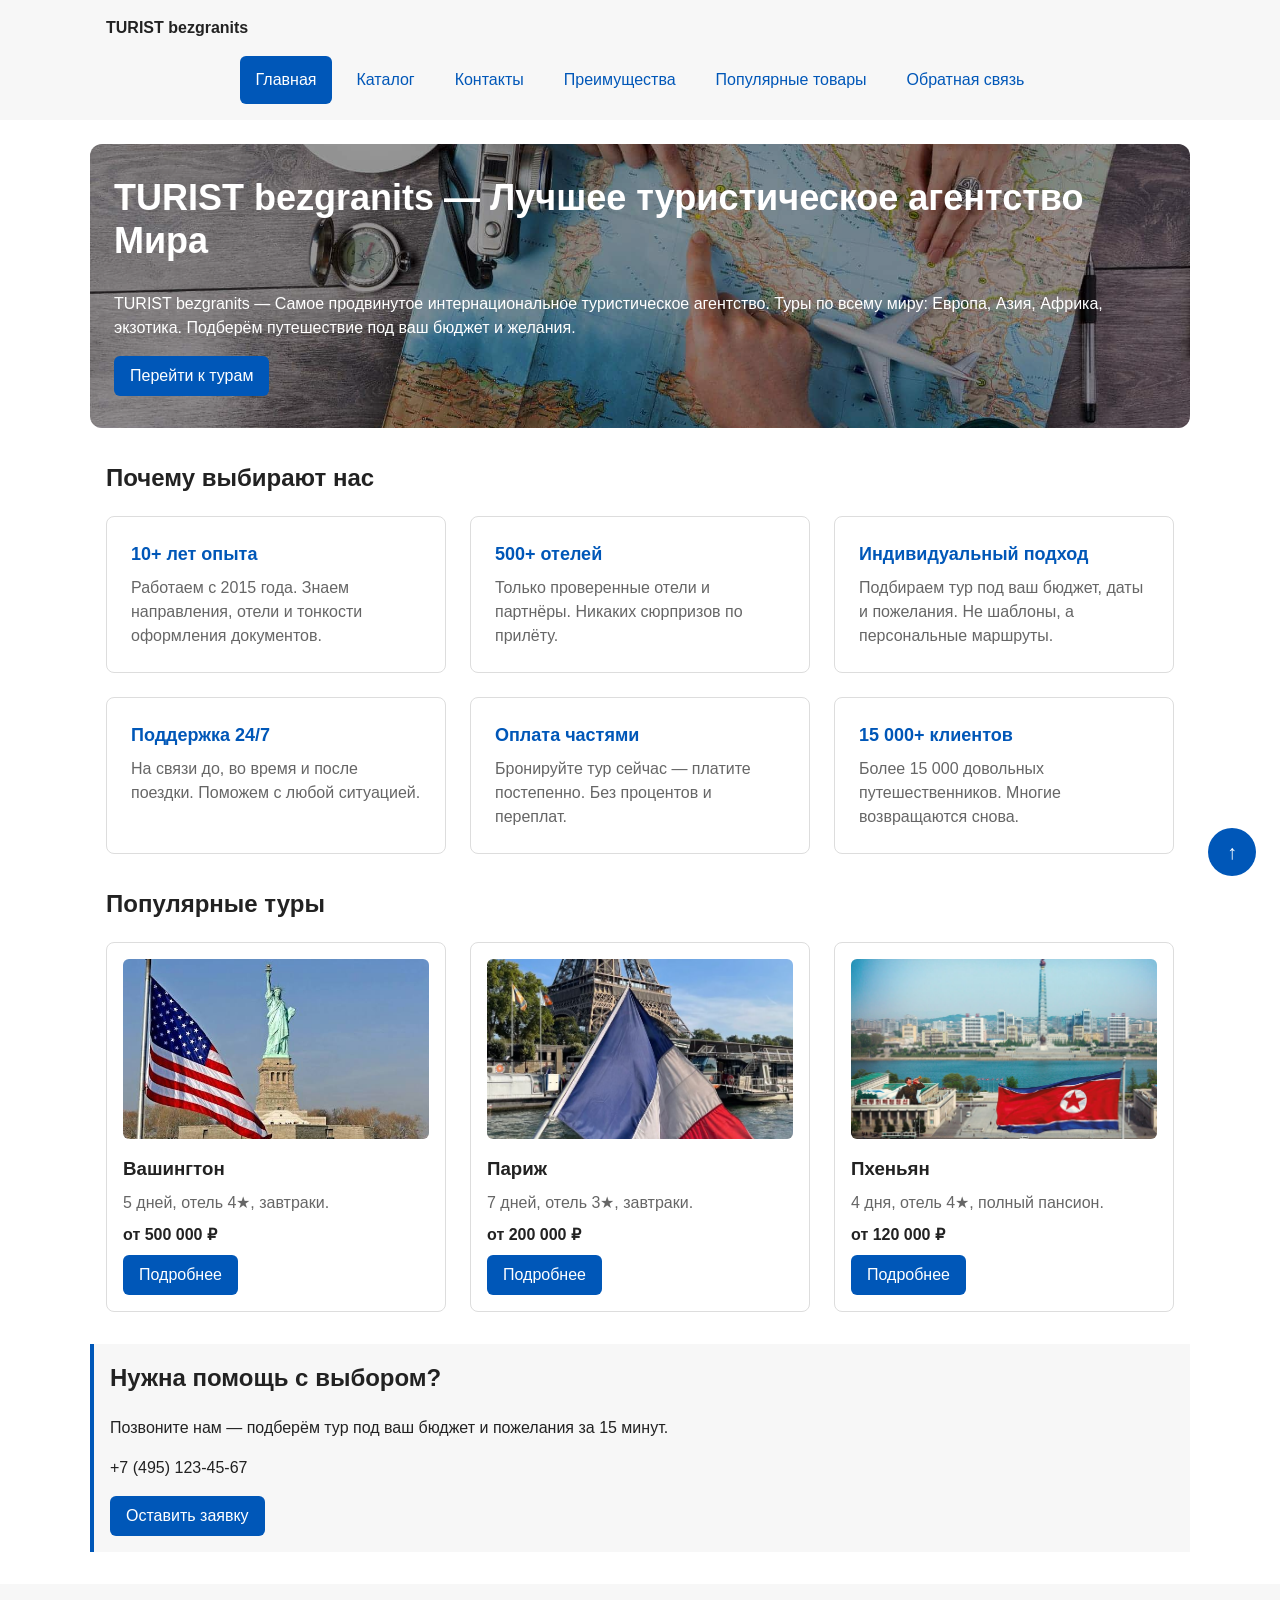
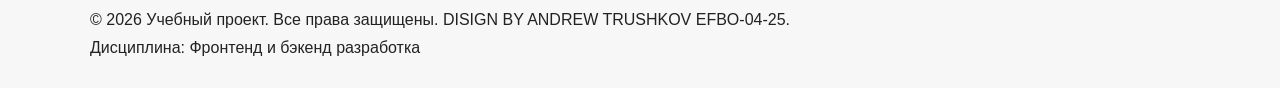
<file: index.html>
<!DOCTYPE html>
<html lang="ru">
<head>
    <meta charset="UTF-8">
    <meta name="viewport" content="width=device-width, initial-scale=1.0">
    <meta name="description" content="Учебный frontend-проект интернет-магазина.">
    <title>TURIST bezgranits — Лучшее туристическое агентство Мира</title>
    <link rel="stylesheet" href="css/style.css">
    <link rel="stylesheet" href="css/responsive.css">
    <script src="js/main.js" defer></script>
</head>
<body>
    <a class="skip-link" href="#main-content">
        Перейти к содержимому
    </a>

    <!-- ==================== ШАПКА ==================== -->
    <header class="site-header">
        <div class="site-header__inner">
            <a class="site-header__logo" href="index.html">TURIST bezgranits</a>

            <button
                class="button button--secondary menu-toggle"
                type="button"
                aria-controls="site-navigation"
                aria-expanded="true"
                hidden
            >
                Меню
            </button>

            <nav
                class="site-nav"
                id="site-navigation"
                aria-label="Основная навигация"
            >
                <ul class="site-nav__list">
                    <li class="site-nav__item">
                        <a
                            class="site-nav__link site-nav__link--active"
                            href="index.html"
                            aria-current="page"
                        >
                            Главная
                        </a>
                    </li>
                    <li class="site-nav__item">
                        <a class="site-nav__link" href="catalog.html">Каталог</a>
                    </li>
                    <li class="site-nav__item">
                        <a class="site-nav__link" href="contacts.html">Контакты</a>
                    </li>
                    <li class="site-nav__item">
                        <a class="site-nav__link" href="index.html#advantages">Преимущества</a>
                    </li>
                    <li class="site-nav__item">
                        <a class="site-nav__link" href="index.html#popular">Популярные товары</a>
                    </li>
                    <li class="site-nav__item">
                        <a class="site-nav__link" href="index.html#contacts">Обратная связь</a>
                    </li>
                </ul>
            </nav>
        </div>
    </header>

    <!-- ==================== ОСНОВНОЕ СОДЕРЖИМОЕ ==================== -->
    <main id="main-content" tabindex="-1">

        <!-- Hero-блок -->
        <section class="hero">
            <h1 class="hero__title">TURIST bezgranits — Лучшее туристическое агентство Мира</h1>
            <p class="hero__text">
                TURIST bezgranits — Самое продвинутое интернациональное туристическое агентство.
                Туры по всему миру: Европа, Азия, Африка, экзотика.
                Подберём путешествие под ваш бюджет и желания.
            </p>
            <a class="button button--primary" href="#popular">Перейти к турам</a>
        </section>

        <!-- Блок преимуществ -->
        <section class="section" id="advantages">
            <h2 class="section__title">Почему выбирают нас</h2>

            <div class="advantages-grid">

                <article class="advantage-card">
                    <h3 class="advantage-card__title">10+ лет опыта</h3>
                    <p class="advantage-card__text">
                        Работаем с 2015 года. Знаем направления, отели
                        и тонкости оформления документов.
                    </p>
                </article>

                <article class="advantage-card">
                    <h3 class="advantage-card__title">500+ отелей</h3>
                    <p class="advantage-card__text">
                        Только проверенные отели и партнёры.
                        Никаких сюрпризов по прилёту.
                    </p>
                </article>

                <article class="advantage-card">
                    <h3 class="advantage-card__title">Индивидуальный подход</h3>
                    <p class="advantage-card__text">
                        Подбираем тур под ваш бюджет, даты и пожелания.
                        Не шаблоны, а персональные маршруты.
                    </p>
                </article>

                <article class="advantage-card">
                    <h3 class="advantage-card__title">Поддержка 24/7</h3>
                    <p class="advantage-card__text">
                        На связи до, во время и после поездки.
                        Поможем с любой ситуацией.
                    </p>
                </article>

                <article class="advantage-card">
                    <h3 class="advantage-card__title">Оплата частями</h3>
                    <p class="advantage-card__text">
                        Бронируйте тур сейчас — платите постепенно.
                        Без процентов и переплат.
                    </p>
                </article>

                <article class="advantage-card">
                    <h3 class="advantage-card__title">15 000+ клиентов</h3>
                    <p class="advantage-card__text">
                        Более 15 000 довольных путешественников.
                        Многие возвращаются снова.
                    </p>
                </article>

            </div>
        </section>

        <!-- Блок популярных товаров -->
        <section class="section" id="popular">
            <h2 class="section__title">Популярные туры</h2>

            <div class="products-grid">


                <article class="product-card">
                    <img class="product-card__image" src="images/usa.jpg" alt="Тур в Вашингтон">
                    <h3 class="product-card__title">Вашингтон</h3>
                    <p class="product-card__description">5 дней, отель 4★, завтраки.</p>
                    <p class="product-card__price">от 500 000 ₽</p>
                    <button
                        class="button button--primary product-card__button"
                        type="button"
                        data-product="Вашингтон"
                    >
                        Подробнее
                    </button>
                </article>

                <article class="product-card">
                    <img class="product-card__image" src="images/paris.jpg" alt="Тур в Париж">
                    <h3 class="product-card__title">Париж</h3>
                    <p class="product-card__description">7 дней, отель 3★, завтраки.</p>
                    <p class="product-card__price">от 200 000 ₽</p>
                    <button class="button button--primary product-card__button" type="button" data-product="Париж">
                        Подробнее
                    </button>
                </article>

                <article class="product-card">
                    <img class="product-card__image" src="images/pyongyang.jpg" alt="Тур в Пхеньян">
                    <h3 class="product-card__title">Пхеньян</h3>
                    <p class="product-card__description">4 дня, отель 4★, полный пансион.</p>
                    <p class="product-card__price">от 120 000 ₽</p>
                    <button class="button button--primary product-card__button" type="button" data-product="Пхеньян">
                        Подробнее
                    </button>
                </article>

            </div>
        </section>

        <!-- Дополнительный блок -->
        <aside class="aside-info">
            <h2 class="aside-info__title">Нужна помощь с выбором?</h2>
            <p class="aside-info__text">
                Позвоните нам — подберём тур под ваш бюджет и пожелания
                за 15 минут.
            </p>
            <p class="aside-info__phone">+7 (495) 123-45-67</p>
            <a class="button button--primary" href="order.html">Оставить заявку</a>
        </aside>

    </main>

    <!-- ==================== ПОДВАЛ ==================== -->
    <footer class="site-footer" id="contacts">
        <p class="site-footer__text">&copy; 2026 Учебный проект. Все права защищены. DISIGN BY ANDREW TRUSHKOV EFBO-04-25.</p>
        <p class="site-footer__text">Дисциплина: Фронтенд и бэкенд разработка</p>
    </footer>

    <!-- ==================== МОДАЛЬНОЕ ОКНО ==================== -->

    <dialog class="order-dialog" id="order-dialog" aria-labelledby="order-dialog-title">

        <h2 class="order-dialog__title" id="order-dialog-title">Оформление заявки</h2>

        <form class="order-form" id="order-form" action="#" method="post" novalidate>

            <input id="selected-product" name="selected-product" type="hidden">

            <div class="order-form__field">
                <label class="order-form__label" for="order-name">Имя</label>
                <input
                    class="order-form__input"
                    id="order-name"
                    name="name"
                    type="text"
                    placeholder="Введите ваше имя"
                    minlength="2"
                    autocomplete="given-name"
                    required
                >
            </div>

            <div class="order-form__field">
                <label class="order-form__label" for="order-email">E-mail</label>
                <input
                    class="order-form__input"
                    id="order-email"
                    name="email"
                    type="email"
                    placeholder="example@mail.ru"
                    autocomplete="email"
                    required
                >
            </div>

            <div class="order-form__field">
                <label class="order-form__label" for="order-phone">Телефон</label>
                <input
                    class="order-form__input"
                    id="order-phone"
                    aria-describedby="order-phone-hint"
                    name="phone"
                    type="tel"
                    inputmode="tel"
                    placeholder="+7 (900) 000-00-00"
                    required
                >
                <small class="order-form__hint" id="order-phone-hint">Введите номер, формат подставится автоматически</small>
            </div>

            <div class="order-form__field">
                <label class="order-form__label" for="order-tour">Тур</label>
                <select class="order-form__select" id="order-tour" name="tour" required>
                    <option value="">Выберите тур</option>
                    <option value="Вашингтон">Вашингтон</option>
                    <option value="Париж">Париж</option>
                    <option value="Пхеньян">Пхеньян</option>
                    <option value="Стамбул">Стамбул</option>
                    <option value="Бали">Бали</option>
                    <option value="Египет">Египет</option>
                    <option value="Токио">Токио</option>
                    <option value="Марокко">Марокко</option>
                    <option value="Мальдивы">Мальдивы</option>
                </select>
            </div>

            <div class="order-form__field">
                <label class="order-form__label" for="order-date">Дата поездки</label>
                <input class="order-form__input" id="order-date" name="date" type="date" required>
            </div>

            <div class="order-form__field">
                <label class="order-form__label" for="order-people">Количество человек</label>
                <input
                    class="order-form__input"
                    id="order-people"
                    name="people"
                    type="number"
                    min="1"
                    max="20"
                    value="1"
                    required
                >
            </div>

            <div class="order-form__field">
                <label class="order-form__label" for="order-comment">Комментарий</label>
                <textarea
                    class="order-form__textarea"
                    id="order-comment"
                    name="comment"
                    rows="4"
                    placeholder="Укажите дополнительную информацию"
                ></textarea>
            </div>

            <div class="order-form__field order-form__field--checkbox">
                <label class="order-form__checkbox-label">
                    <input
                        class="order-form__checkbox"
                        id="order-agreement"
                        name="agreement"
                        type="checkbox"
                        required
                    >
                    Я согласен на обработку данных
                </label>
            </div>

            <div class="order-form__actions">
                <button class="button button--secondary" type="button" id="close-order-dialog">
                    Закрыть
                </button>
                <button class="button button--primary" type="submit">
                    Отправить заявку
                </button>
            </div>

        </form>
    </dialog>

    <p class="success-message" id="success-message" hidden>
        Спасибо! Ваша заявка отправлена. Мы свяжемся с вами в ближайшее время.
    </p>
    <a class="scroll-top" href="#" aria-label="Наверх">↑</a>
</body>
</html>
</file>
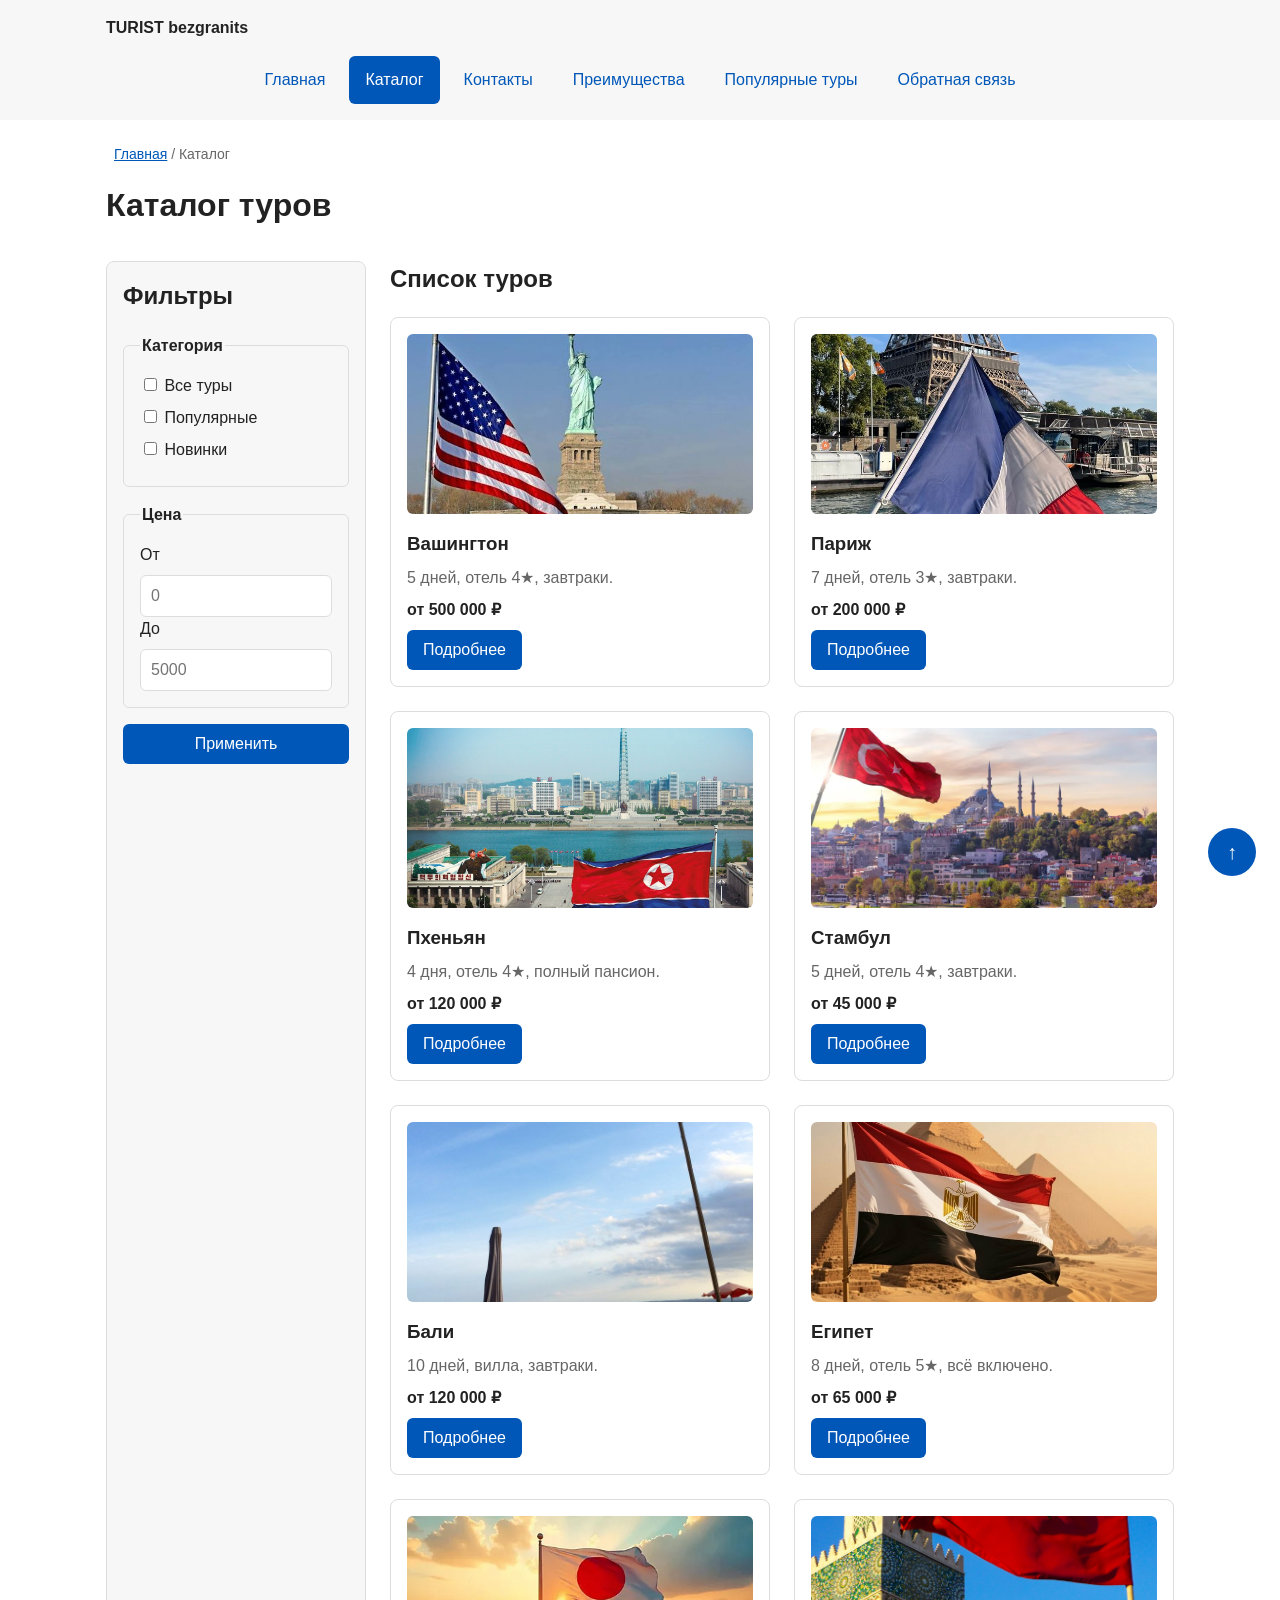
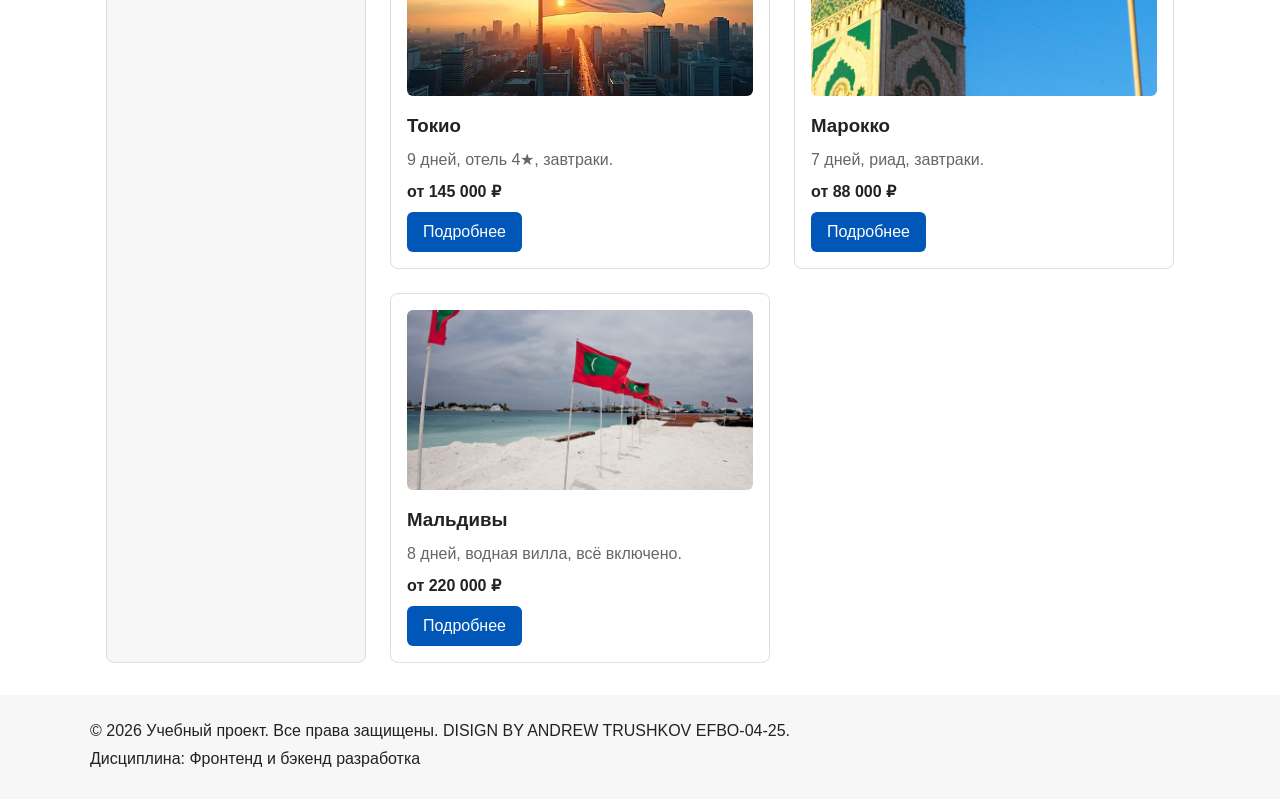
<file: catalog.html>
<!DOCTYPE html>
<html lang="ru">
<head>
    <meta charset="UTF-8">
    <meta name="viewport" content="width=device-width, initial-scale=1.0">
    <meta name="description" content="Каталог товаров учебного интернет-магазина.">
    <title>Каталог товаров – TURIST bezgranits</title>
    <link rel="stylesheet" href="css/style.css">
    <link rel="stylesheet" href="css/responsive.css">
    <script src="js/main.js" defer></script>
</head>
<body>
    <a class="skip-link" href="#main-content">
        Перейти к содержимому
    </a>

    <!-- ==================== ШАПКА ==================== -->
    <header class="site-header">
        <div class="site-header__inner">
            <a class="site-header__logo" href="index.html">TURIST bezgranits</a>

            <button class="button button--secondary menu-toggle" type="button"
                aria-controls="site-navigation" aria-expanded="true" hidden>
                Меню
            </button>

            <nav class="site-nav" id="site-navigation" aria-label="Основная навигация">
                <ul class="site-nav__list">
                    <li class="site-nav__item">
                        <a class="site-nav__link" href="index.html">Главная</a>
                    </li>
                    <li class="site-nav__item">
                        <a class="site-nav__link site-nav__link--active" href="catalog.html" aria-current="page">
                            Каталог
                        </a>
                    </li>
                    <li class="site-nav__item">
                        <a class="site-nav__link" href="contacts.html">Контакты</a>
                    </li>
                    <li class="site-nav__item">
                        <a class="site-nav__link" href="index.html#advantages">Преимущества</a>
                    </li>
                    <li class="site-nav__item">
                        <a class="site-nav__link" href="index.html#popular">Популярные туры</a>
                    </li>
                    <li class="site-nav__item">
                        <a class="site-nav__link" href="index.html#contacts">Обратная связь</a>
                    </li>
                </ul>
            </nav>
        </div>
    </header>

    <!-- ==================== ОСНОВНОЕ СОДЕРЖИМОЕ ==================== -->
    <main id="main-content" tabindex="-1">

        <nav class="breadcrumbs" aria-label="Хлебные крошки">
            <a class="breadcrumbs__link" href="index.html">Главная</a>
            <span class="breadcrumbs__current">Каталог</span>
        </nav>

        <div class="section">
            <h1 class="section__title">Каталог туров</h1>
        </div>

        <section class="catalog-layout">
            <aside class="catalog-filters">
                <h2 class="catalog-filters__title">Фильтры</h2>

                <details class="filters-disclosure" open>
                    <summary class="filters-toggle">Показать фильтры</summary>
                <form class="filters-form" action="#" method="get">

                    <fieldset class="filters-form__group">
                        <legend class="filters-form__legend">Категория</legend>

                        <label class="filters-form__label">
                            <input class="filters-form__checkbox" type="checkbox" name="category" value="all">
                            Все туры
                        </label>

                        <label class="filters-form__label">
                            <input class="filters-form__checkbox" type="checkbox" name="category" value="popular">
                            Популярные
                        </label>

                        <label class="filters-form__label">
                            <input class="filters-form__checkbox" type="checkbox" name="category" value="new">
                            Новинки
                        </label>
                    </fieldset>

                    <fieldset class="filters-form__group">
                        <legend class="filters-form__legend">Цена</legend>

                        <label class="filters-form__label" for="price-from">От</label>
                        <input
                            class="filters-form__input"
                            id="price-from"
                            name="price-from"
                            type="number"
                            min="0"
                            placeholder="0"
                        >

                        <label class="filters-form__label" for="price-to">До</label>
                        <input
                            class="filters-form__input"
                            id="price-to"
                            name="price-to"
                            type="number"
                            min="0"
                            placeholder="5000"
                        >
                    </fieldset>

                    <button class="button button--primary" type="submit">Применить</button>

                </form>
                </details>
            </aside>

            <section class="catalog-products">
                <h2 class="catalog-products__title">Список туров</h2>

                <div class="products-grid">

                    <article class="product-card">
                        <img class="product-card__image" src="images/usa.jpg" alt="Тур в Вашингтон">
                        <h3 class="product-card__title">Вашингтон</h3>
                        <p class="product-card__description">5 дней, отель 4★, завтраки.</p>
                        <p class="product-card__price">от 500 000 ₽</p>
                        <a class="button button--primary product-card__button" href="product.html">
                            Подробнее
                        </a>
                    </article>

                    <article class="product-card">
                        <img class="product-card__image" src="images/paris.jpg" alt="Тур в Париж">
                        <h3 class="product-card__title">Париж</h3>
                        <p class="product-card__description">7 дней, отель 3★, завтраки.</p>
                        <p class="product-card__price">от 200 000 ₽</p>
                        <a class="button button--primary product-card__button" href="product.html">
                            Подробнее
                        </a>
                    </article>

                    <article class="product-card">
                        <img class="product-card__image" src="images/pyongyang.jpg" alt="Тур в Пхеньян">
                        <h3 class="product-card__title">Пхеньян</h3>
                        <p class="product-card__description">4 дня, отель 4★, полный пансион.</p>
                        <p class="product-card__price">от 120 000 ₽</p>
                        <a class="button button--primary product-card__button" href="product.html">
                            Подробнее
                        </a>
                    </article>

                    <article class="product-card">
                        <img class="product-card__image" src="images/turkie.jpg" alt="Тур в Стамбул">
                        <h3 class="product-card__title">Стамбул</h3>
                        <p class="product-card__description">5 дней, отель 4★, завтраки.</p>
                        <p class="product-card__price">от 45 000 ₽</p>
                        <a class="button button--primary product-card__button" href="product.html">
                            Подробнее
                        </a>
                    </article>

                    <!-- 5. Бали -->
                    <article class="product-card">
                        <img class="product-card__image" src="images/bali.jpg" alt="Тур на Бали">
                        <h3 class="product-card__title">Бали</h3>
                        <p class="product-card__description">10 дней, вилла, завтраки.</p>
                        <p class="product-card__price">от 120 000 ₽</p>
                        <a class="button button--primary product-card__button" href="product.html">
                            Подробнее
                        </a>
                    </article>

                    <!-- 6. Египет -->
                    <article class="product-card">
                        <img class="product-card__image" src="images/egypt.jpg" alt="Тур в Египет">
                        <h3 class="product-card__title">Египет</h3>
                        <p class="product-card__description">8 дней, отель 5★, всё включено.</p>
                        <p class="product-card__price">от 65 000 ₽</p>
                        <a class="button button--primary product-card__button" href="product.html">
                            Подробнее
                        </a>
                    </article>

                    <!-- 7. Токио -->
                    <article class="product-card">
                        <img class="product-card__image" src="images/japan.jpg" alt="Тур в Токио">
                        <h3 class="product-card__title">Токио</h3>
                        <p class="product-card__description">9 дней, отель 4★, завтраки.</p>
                        <p class="product-card__price">от 145 000 ₽</p>
                        <a class="button button--primary product-card__button" href="product.html">
                            Подробнее
                        </a>
                    </article>

                    <!-- 8. Марокко -->
                    <article class="product-card">
                        <img class="product-card__image" src="images/marocco.jpg" alt="Тур в Марокко">
                        <h3 class="product-card__title">Марокко</h3>
                        <p class="product-card__description">7 дней, риад, завтраки.</p>
                        <p class="product-card__price">от 88 000 ₽</p>
                        <a class="button button--primary product-card__button" href="product.html">
                            Подробнее
                        </a>
                    </article>

                    <!-- 9. Мальдивы -->
                    <article class="product-card">
                        <img class="product-card__image" src="images/maldivi.jpg" alt="Тур на Мальдивы">
                        <h3 class="product-card__title">Мальдивы</h3>
                        <p class="product-card__description">8 дней, водная вилла, всё включено.</p>
                        <p class="product-card__price">от 220 000 ₽</p>
                        <a class="button button--primary product-card__button" href="product.html">
                            Подробнее
                        </a>
                    </article>

                </div>
            </section>

        </section>

    </main>

    <!-- ==================== ПОДВАЛ ==================== -->
    <footer class="site-footer">
        <p class="site-footer__text">&copy; 2026 Учебный проект. Все права защищены. DISIGN BY ANDREW TRUSHKOV EFBO-04-25.</p>
        <p class="site-footer__text">Дисциплина: Фронтенд и бэкенд разработка</p>
    </footer>
    <a class="scroll-top" href="#" aria-label="Наверх">↑</a>
</body>
</html>
</file>
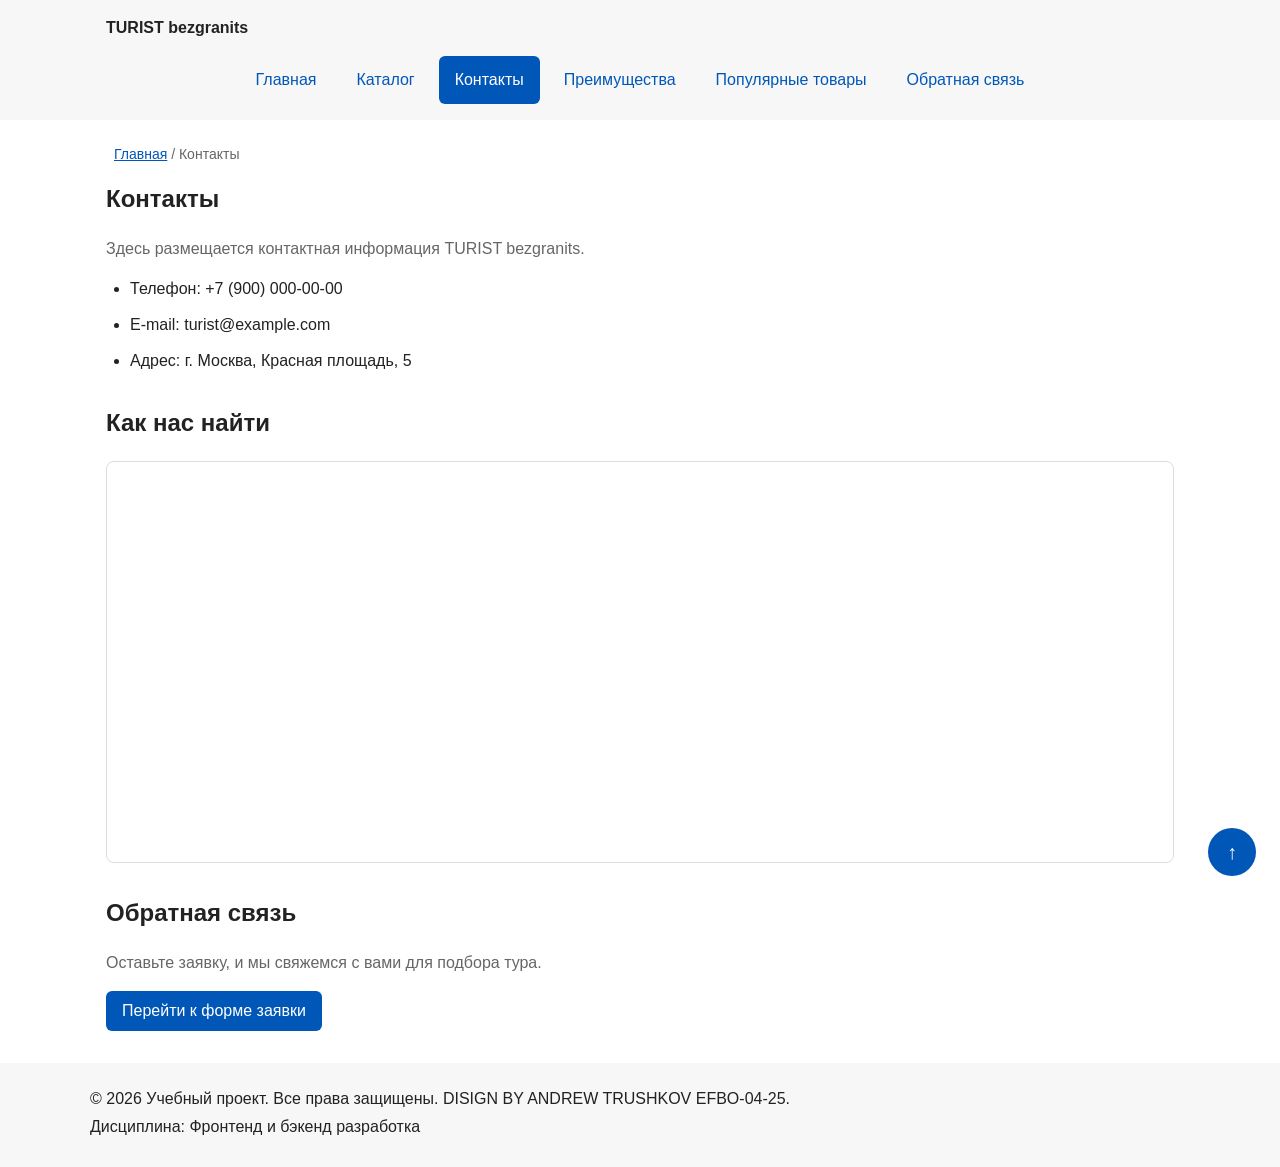
<file: contacts.html>
<!DOCTYPE html>
<html lang="ru">
<head>
    <meta charset="UTF-8">
    <meta name="viewport" content="width=device-width, initial-scale=1.0">
    <meta name="description" content="Контактная информация учебного интернет-магазина.">
    <title>Контакты – TURIST bezgranits</title>
    <link rel="stylesheet" href="css/style.css">
    <link rel="stylesheet" href="css/responsive.css">
    <script src="js/main.js" defer></script>
</head>
<body>
    <a class="skip-link" href="#main-content">
        Перейти к содержимому
    </a>

    <!-- ==================== ШАПКА ==================== -->
    <header class="site-header">
        <div class="site-header__inner">
            <a class="site-header__logo" href="index.html">TURIST bezgranits</a>

            <button class="button button--secondary menu-toggle" type="button"
                aria-controls="site-navigation" aria-expanded="true" hidden>
                Меню
            </button>

            <nav class="site-nav" id="site-navigation" aria-label="Основная навигация">
                <ul class="site-nav__list">
                    <li class="site-nav__item">
                        <a class="site-nav__link" href="index.html">Главная</a>
                    </li>
                    <li class="site-nav__item">
                        <a class="site-nav__link" href="catalog.html">Каталог</a>
                    </li>
                    <li class="site-nav__item">
                        <a class="site-nav__link site-nav__link--active" href="contacts.html" aria-current="page">
                            Контакты
                        </a>
                    </li>
                    <li class="site-nav__item">
                        <a class="site-nav__link" href="index.html#advantages">Преимущества</a>
                    </li>
                    <li class="site-nav__item">
                        <a class="site-nav__link" href="index.html#popular">Популярные товары</a>
                    </li>
                    <li class="site-nav__item">
                        <a class="site-nav__link" href="index.html#contacts">Обратная связь</a>
                    </li>
                </ul>
            </nav>
        </div>
    </header>

    <!-- ==================== ОСНОВНОЕ СОДЕРЖИМОЕ ==================== -->
    <main id="main-content" tabindex="-1">

        <nav class="breadcrumbs" aria-label="Хлебные крошки">
            <a class="breadcrumbs__link" href="index.html">Главная</a>
            <span class="breadcrumbs__current">Контакты</span>
        </nav>

        <section class="section">
            <h1 class="section__title">Контакты</h1>
            <p class="section__text">
                Здесь размещается контактная информация TURIST bezgranits.
            </p>
            <ul class="contacts-list">
                <li class="contacts-list__item">Телефон: +7 (900) 000-00-00</li>
                <li class="contacts-list__item">E-mail: turist@example.com</li>
                <li class="contacts-list__item">Адрес: г. Москва, Красная площадь, 5</li>
            </ul>
        </section>

        <section class="section">
            <h2 class="section__title">Как нас найти</h2>

            <div class="map-wrapper">
                
                <iframe
                    class="map-frame"
                    src="https://yandex.ru/map-widget/v1/?ll=37.623416%2C55.753267&mode=whatshere&whatshere%5Bpoint%5D=37.623087%2C55.753273&whatshere%5Bzoom%5D=17&z=19.08"
                    width="100%"
                    height="400"
                    frameborder="0"
                    allowfullscreen
                    loading="lazy"
                    title="Карта: офис TURIST bezgranits"
                ></iframe>
            </div>
        </section>

        <section class="section" id="feedback">
            <h2 class="section__title">Обратная связь</h2>
            <p class="section__text">
                Оставьте заявку, и мы свяжемся с вами для подбора тура.
            </p>
            <a class="button button--primary" href="order.html">
                Перейти к форме заявки
            </a>
        </section>

    </main>

    <!-- ==================== ПОДВАЛ ==================== -->
    <footer class="site-footer">
        <p class="site-footer__text">&copy; 2026 Учебный проект. Все права защищены. DISIGN BY ANDREW TRUSHKOV EFBO-04-25.</p>
        <p class="site-footer__text">Дисциплина: Фронтенд и бэкенд разработка</p>
    </footer>
    <a class="scroll-top" href="#" aria-label="Наверх">↑</a>
</body>
</html>
</file>
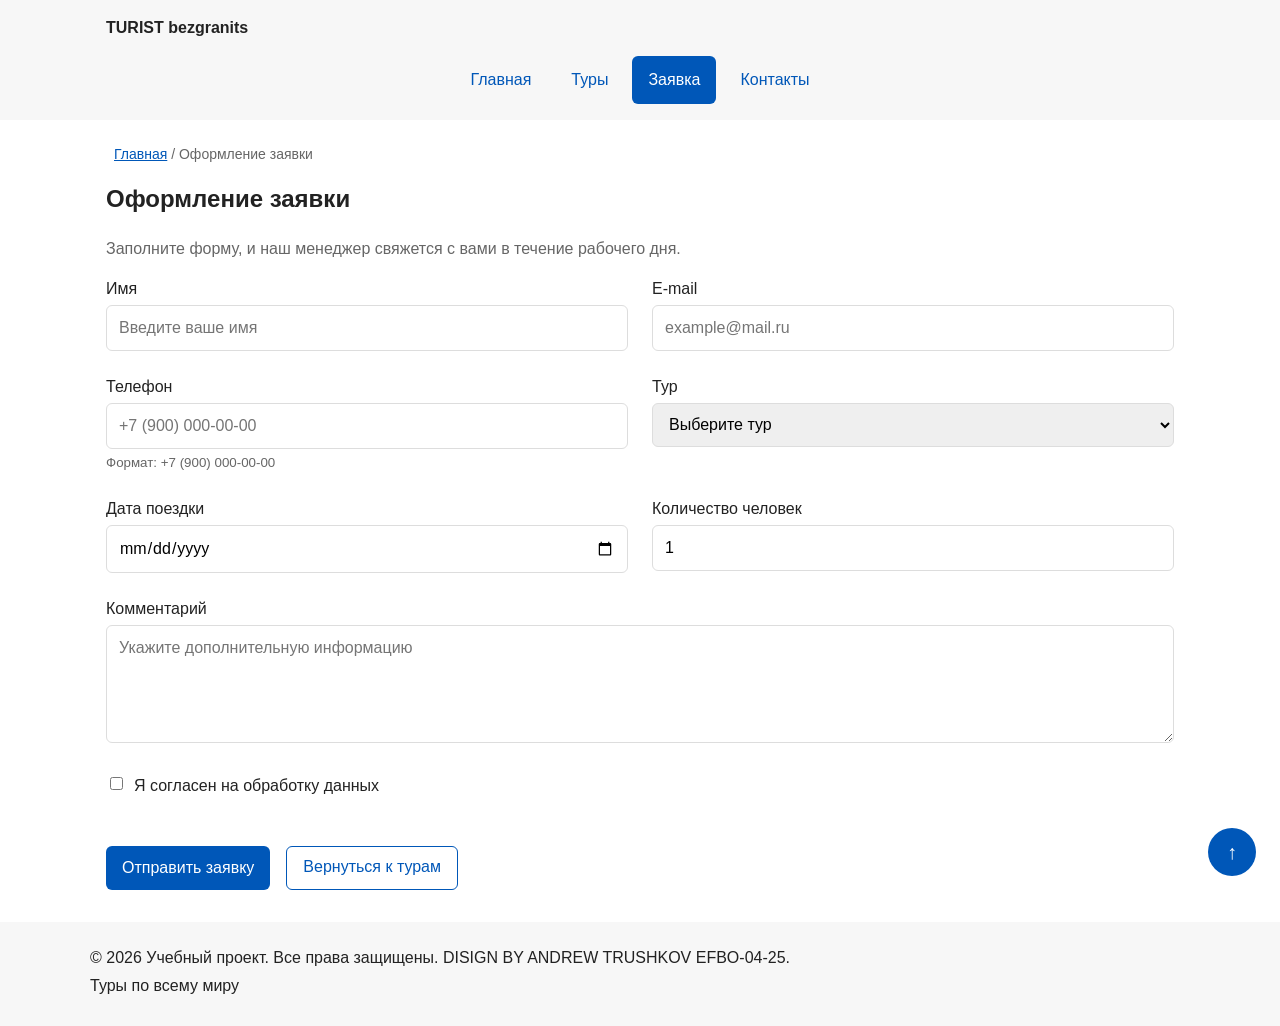
<file: order.html>
<!DOCTYPE html>
<html lang="ru">
<head>
    <meta charset="UTF-8">
    <meta name="viewport" content="width=device-width, initial-scale=1.0">
    <meta name="description" content="Оформление заявки на тур в TURIST bezgranits.">
    <title>Оформление заявки — TURIST bezgranits</title>
    <link rel="stylesheet" href="css/style.css">
    <link rel="stylesheet" href="css/responsive.css">
    <script src="js/main.js" defer></script>
</head>
<body>
    <a class="skip-link" href="#main-content">
        Перейти к содержимому
    </a>

    <!-- ==================== ШАПКА ==================== -->
    <header class="site-header">
        <div class="site-header__inner">
            <a class="site-header__logo" href="index.html">TURIST bezgranits</a>

            <button class="button button--secondary menu-toggle" type="button"
                aria-controls="site-navigation" aria-expanded="true" hidden>
                Меню
            </button>

            <nav class="site-nav" id="site-navigation" aria-label="Основная навигация">
                <ul class="site-nav__list">
                    <li class="site-nav__item">
                        <a class="site-nav__link" href="index.html">Главная</a>
                    </li>
                    <li class="site-nav__item">
                        <a class="site-nav__link" href="catalog.html">Туры</a>
                    </li>
                    <li class="site-nav__item">
                        <a class="site-nav__link site-nav__link--active" href="order.html" aria-current="page">
                            Заявка
                        </a>
                    </li>
                    <li class="site-nav__item">
                        <a class="site-nav__link" href="contacts.html">Контакты</a>
                    </li>
                </ul>
            </nav>
        </div>
    </header>

    <!-- ==================== ОСНОВНОЕ СОДЕРЖИМОЕ ==================== -->
    <main id="main-content" tabindex="-1">

        <nav class="breadcrumbs" aria-label="Хлебные крошки">
            <a class="breadcrumbs__link" href="index.html">Главная</a>
            <span class="breadcrumbs__current">Оформление заявки</span>
        </nav>

        <section class="section">
            <h1 class="section__title">Оформление заявки</h1>
            <p class="section__text">
                Заполните форму, и наш менеджер свяжется с вами
                в течение рабочего дня.
            </p>

            <form class="order-form order-form--page" id="order-form" action="#" method="post" novalidate>

                <input id="selected-product" name="selected-product" type="hidden">

                <div class="order-form__field">
                    <label class="order-form__label" for="order-name">Имя</label>
                    <input
                        class="order-form__input"
                        id="order-name"
                        name="name"
                        type="text"
                        placeholder="Введите ваше имя"
                        minlength="2"
                        autocomplete="given-name"
                        required
                    >
                </div>

                <div class="order-form__field">
                    <label class="order-form__label" for="order-email">E-mail</label>
                    <input
                        class="order-form__input"
                        id="order-email"
                        name="email"
                        type="email"
                        placeholder="example@mail.ru"
                        autocomplete="email"
                        required
                    >
                </div>

                <div class="order-form__field">
                    <label class="order-form__label" for="order-phone">Телефон</label>
                    <input
                        class="order-form__input"
                        id="order-phone"
                        aria-describedby="order-phone-hint"
                        name="phone"
                        type="tel"
                        inputmode="tel"
                        placeholder="+7 (900) 000-00-00"
                        required
                    >
                    <small class="order-form__hint" id="order-phone-hint">Формат: +7 (900) 000-00-00</small>
                </div>

                <div class="order-form__field">
                    <label class="order-form__label" for="order-tour">Тур</label>
                    <select class="order-form__select" id="order-tour" name="tour" required>
                        <option value="">Выберите тур</option>
                        <option value="Стамбул">Стамбул</option>
                        <option value="Париж">Париж</option>
                        <option value="Бали">Бали</option>
                        <option value="Египет">Египет</option>
                        <option value="Токио">Токио</option>
                        <option value="Марокко">Марокко</option>
                    </select>
                </div>

                <div class="order-form__field">
                    <label class="order-form__label" for="order-date">Дата поездки</label>
                    <input
                        class="order-form__input"
                        id="order-date"
                        name="date"
                        type="date"
                        required
                    >
                </div>

                <div class="order-form__field">
                    <label class="order-form__label" for="order-people">Количество человек</label>
                    <input
                        class="order-form__input"
                        id="order-people"
                        name="people"
                        type="number"
                        min="1"
                        max="20"
                        value="1"
                        required
                    >
                </div>

                <div class="order-form__field order-form__field--wide">
                    <label class="order-form__label" for="order-comment">Комментарий</label>
                    <textarea
                        class="order-form__textarea"
                        id="order-comment"
                        name="comment"
                        rows="4"
                        placeholder="Укажите дополнительную информацию"
                    ></textarea>
                </div>

                <div class="order-form__field order-form__field--checkbox">
                    <label class="order-form__checkbox-label">
                        <input
                            class="order-form__checkbox"
                            id="order-agreement"
                            name="agreement"
                            type="checkbox"
                            required
                        >
                        Я согласен на обработку данных
                    </label>
                </div>

                <div class="order-form__actions">
                    <button class="button button--primary" type="submit">
                        Отправить заявку
                    </button>
                    <a class="button button--secondary" href="catalog.html">
                        Вернуться к турам
                    </a>
                </div>

            </form>
        </section>

        <p class="success-message" id="success-message" hidden>
            Спасибо! Ваша заявка отправлена. Мы свяжемся с вами в ближайшее время.
        </p>

    </main>

    <!-- ==================== ПОДВАЛ ==================== -->
    <footer class="site-footer" id="contacts">
        <p class="site-footer__text">&copy; 2026 Учебный проект. Все права защищены. DISIGN BY ANDREW TRUSHKOV EFBO-04-25.</p>
        <p class="site-footer__text">Туры по всему миру</p>
    </footer>
    <a class="scroll-top" href="#" aria-label="Наверх">↑</a>
</body>
</html>
</file>
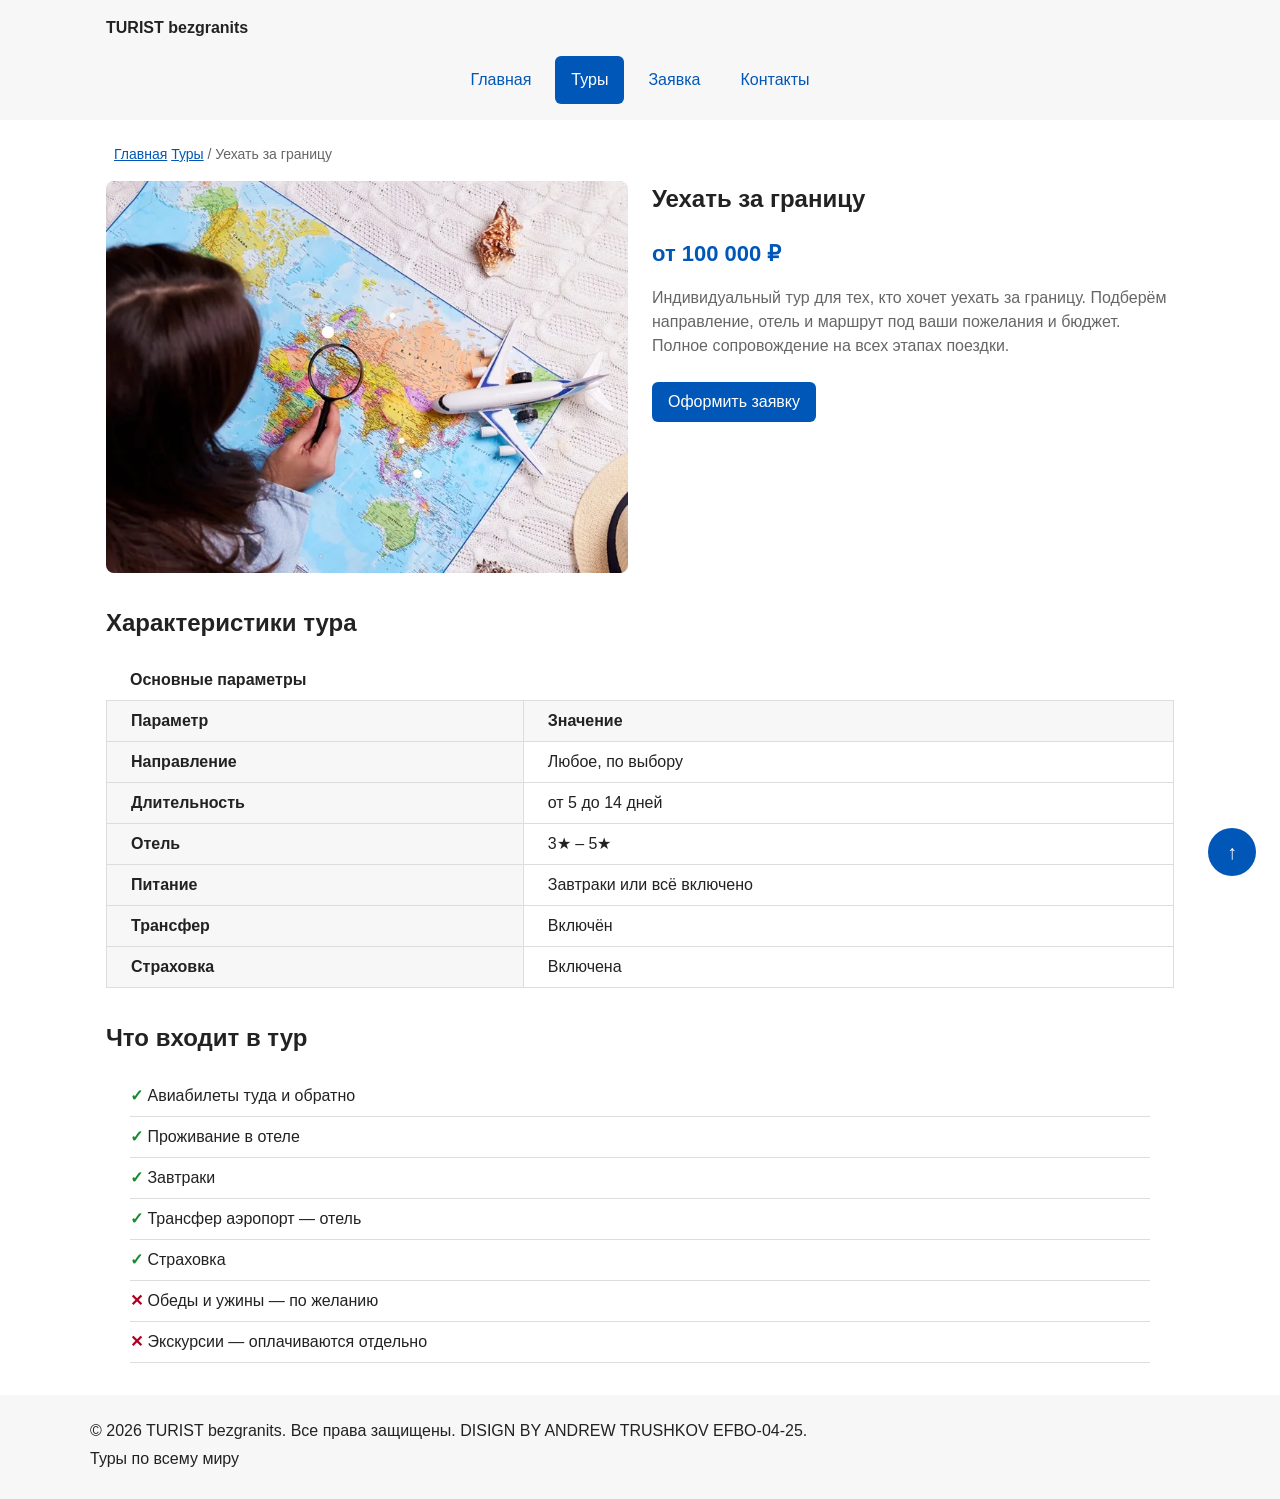
<file: product.html>
<!DOCTYPE html>
<html lang="ru">
<head>
    <meta charset="UTF-8">
    <meta name="viewport" content="width=device-width, initial-scale=1.0">
    <meta name="description" content="Уехать за границу — TURIST bezgranits.">
    <title>Уехать за границу — TURIST bezgranits</title>
    <link rel="stylesheet" href="css/style.css">
    <link rel="stylesheet" href="css/responsive.css">
    <script src="js/main.js" defer></script>
</head>
<body>
    <a class="skip-link" href="#main-content">
        Перейти к содержимому
    </a>

    <!-- ==================== ШАПКА ==================== -->
    <header class="site-header">
        <div class="site-header__inner">
            <a class="site-header__logo" href="index.html">TURIST bezgranits</a>

            <button class="button button--secondary menu-toggle" type="button"
                aria-controls="site-navigation" aria-expanded="true" hidden>
                Меню
            </button>

            <nav class="site-nav" id="site-navigation" aria-label="Основная навигация">
                <ul class="site-nav__list">
                    <li class="site-nav__item">
                        <a class="site-nav__link" href="index.html">Главная</a>
                    </li>
                    <li class="site-nav__item">
                        <a class="site-nav__link site-nav__link--active" href="catalog.html">Туры</a>
                    </li>
                    <li class="site-nav__item">
                        <a class="site-nav__link" href="order.html">Заявка</a>
                    </li>
                    <li class="site-nav__item">
                        <a class="site-nav__link" href="contacts.html">Контакты</a>
                    </li>
                </ul>
            </nav>
        </div>
    </header>

    <!-- ==================== ОСНОВНОЕ СОДЕРЖИМОЕ ==================== -->
    <main id="main-content" tabindex="-1">

        <nav class="breadcrumbs" aria-label="Хлебные крошки">
            <a class="breadcrumbs__link" href="index.html">Главная</a>
            <a class="breadcrumbs__link" href="catalog.html">Туры</a>
            <span class="breadcrumbs__current">Уехать за границу</span>
        </nav>

        <section class="product-detail">

            <!-- Одно фото -->
            <div class="product-detail__gallery">
                <picture>
                    <source
                        type="image/webp"
                        srcset="images/travel-480.webp 480w, images/travel-960.webp 960w, images/travel.webp 2400w"
                        sizes="(min-width: 1100px) 522px, (min-width: 768px) calc((100vw - 56px) / 2), calc(100vw - 32px)"
                    >
                    <!-- Набор изображений для телефона -->
                    <source
                        media="(max-width: 767px)"
                        srcset="
                            images/travel-480.jpg 480w,
                            images/travel-960.jpg 960w
                        "
                        sizes="calc(100vw - 32px)"
                    >

                    <!-- Основное изображение и набор для больших экранов -->
                    <img
                        class="product-detail__image"
                        src="images/travel.jpg"
                        srcset="
                            images/travel-960.jpg 960w,
                            images/travel.jpg 2400w
                        "
                        sizes="
                            (min-width: 1100px) 522px,
                            (min-width: 768px) calc((100vw - 56px) / 2),
                            calc(100vw - 32px)
                        "
                        width="2400"
                        height="1350"
                        alt="Планирование путешествия: карта, лупа и модель самолёта"
                    >
                </picture>
            </div>

            <!-- Информация -->
            <div class="product-detail__info">

                <h1 class="product-detail__title">Уехать за границу</h1>

                <p class="product-detail__price">от 100 000 ₽</p>

                <p class="product-detail__description">
                    Индивидуальный тур для тех, кто хочет уехать за границу.
                    Подберём направление, отель и маршрут под ваши пожелания
                    и бюджет. Полное сопровождение на всех этапах поездки.
                </p>

                <a class="button button--primary" href="order.html">
                    Оформить заявку
                </a>

            </div>

        </section>

        <!-- Таблица характеристик -->
        <section class="section">
            <h2 class="section__title">Характеристики тура</h2>
            <div class="table-wrapper" tabindex="0" role="region" aria-label="Характеристики тура">
                <table class="product-table" role="table">
                    <caption>Основные параметры</caption>
                    <thead role="rowgroup">
                        <tr role="row">
                            <th scope="col" role="columnheader">Параметр</th>
                            <th scope="col" role="columnheader">Значение</th>
                        </tr>
                    </thead>
                    <tbody role="rowgroup">
                        <tr role="row">
                            <th scope="row" role="rowheader">Направление</th>
                            <td role="cell">Любое, по выбору</td>
                        </tr>
                        <tr role="row">
                            <th scope="row" role="rowheader">Длительность</th>
                            <td role="cell">от 5 до 14 дней</td>
                        </tr>
                        <tr role="row">
                            <th scope="row" role="rowheader">Отель</th>
                            <td role="cell">3★ – 5★</td>
                        </tr>
                        <tr role="row">
                            <th scope="row" role="rowheader">Питание</th>
                            <td role="cell">Завтраки или всё включено</td>
                        </tr>
                        <tr role="row">
                            <th scope="row" role="rowheader">Трансфер</th>
                            <td role="cell">Включён</td>
                        </tr>
                        <tr role="row">
                            <th scope="row" role="rowheader">Страховка</th>
                            <td role="cell">Включена</td>
                        </tr>
                    </tbody>
                </table>
            </div>
        </section>

        <!-- Что входит -->
        <section class="section">
            <h2 class="section__title">Что входит в тур</h2>
            <ul class="included-list">
                <li class="included-list__item included-list__item--yes">Авиабилеты туда и обратно</li>
                <li class="included-list__item included-list__item--yes">Проживание в отеле</li>
                <li class="included-list__item included-list__item--yes">Завтраки</li>
                <li class="included-list__item included-list__item--yes">Трансфер аэропорт — отель</li>
                <li class="included-list__item included-list__item--yes">Страховка</li>
                <li class="included-list__item included-list__item--no">Обеды и ужины — по желанию</li>
                <li class="included-list__item included-list__item--no">Экскурсии — оплачиваются отдельно</li>
            </ul>
        </section>

    </main>

    <!-- ==================== ПОДВАЛ ==================== -->
    <footer class="site-footer" id="contacts">
        <p class="site-footer__text">&copy; 2026 TURIST bezgranits. Все права защищены. DISIGN BY ANDREW TRUSHKOV EFBO-04-25.</p>
        <p class="site-footer__text">Туры по всему миру</p>
    </footer>
    <a class="scroll-top" href="#" aria-label="Наверх">↑</a>
</body>
</html>
</file>
<file: css/style.css>
/* ===================================
   1. Переменные проекта
   =================================== */

:root {
    /* Основные цвета */
    --color-bg: #ffffff;
    --color-text: #222222;
    --color-muted: #666666;
    --color-primary: #0057b8;
    --color-primary-dark: #003f86;
    --color-border: #dddddd;
    --color-surface: #f7f7f7;
    --color-surface-accent: #eef5ff;
    --color-danger: #b00020;
    --color-success: #168a2f;
    --color-success-bg: #eefaf0;
    --color-white: #ffffff;

    /* Отступы */
    --space-xs: 4px;
    --space-sm: 8px;
    --space-md: 16px;
    --space-lg: 24px;
    --space-xl: 32px;

    /* Скругления */
    --radius-sm: 6px;
    --radius-md: 8px;
    --radius-lg: 12px;

    /* Размеры */
    --container-width: 1100px;
}

/* ===================================
   2. Базовые стили
   =================================== */

* {
    box-sizing: border-box;
}

body {
    margin: 0;
    font-family: Arial, sans-serif;
    line-height: 1.5;
    color: var(--color-text);
    background-color: var(--color-bg);

    display: flex;
    flex-direction: column;
    min-height: 100vh;
}

main {
    flex: 1;
}

html {
    scroll-behavior: smooth;
}

.scroll-top {
    position: fixed;
    bottom: var(--space-lg);
    right: var(--space-lg);
    width: 48px;
    height: 48px;
    display: flex;
    align-items: center;
    justify-content: center;
    background-color: var(--color-primary);
    color: var(--color-white);
    border-radius: 50%;
    text-decoration: none;
    font-size: 20px;
    z-index: 50;
    transition: background-color 0.2s;
}

.scroll-top:hover,
.scroll-top:focus-visible {
    background-color: var(--color-primary-dark);
    outline: none;
}

/* ===================================
   3. Общие элементы интерфейса
   =================================== */

a {
    color: var(--color-primary);
}

a:focus-visible {
    outline: 2px solid var(--color-primary);
    outline-offset: 3px;
}

/* Кнопки */
.button {
    display: inline-block;
    padding: var(--space-sm) var(--space-md);
    border: none;
    border-radius: var(--radius-sm);
    font: inherit;
    text-decoration: none;
    cursor: pointer;
}

.button--primary {
    color: var(--color-white);
    background-color: var(--color-primary);
}

.button--primary:hover {
    background-color: var(--color-primary-dark);
}

.button--secondary {
    color: var(--color-primary);
    background-color: transparent;
    border: 1px solid var(--color-primary);
}

.button--secondary:hover {
    color: var(--color-white);
    background-color: var(--color-primary);
}

.button:focus-visible {
    outline: 2px solid var(--color-primary);
    outline-offset: 3px;
}

.button:disabled,
.button--disabled {
    opacity: 0.6;
    cursor: not-allowed;
}

/* ===================================
   4. Компоненты страницы
   =================================== */

/* Шапка сайта */
.site-header {
    background-color: var(--color-surface);

    position: sticky;
    top: 0;
    z-index: 100;
}

.site-header__inner {
    max-width: var(--container-width);
    margin: 0 auto;
    padding: var(--space-lg);
}

.site-header__logo {
    font-weight: 700;
    color: var(--color-text);
    text-decoration: none;
}

/* Навигация */
.site-nav__list {
    display: flex;
    flex-wrap: wrap;
    justify-content: center;
    align-items: center;
    gap: var(--space-md);
    padding: 0;
    margin: var(--space-md) 0 0;
    list-style: none;
}

.site-nav__link {
    display: inline-block;
    padding: var(--space-sm) var(--space-md);
    color: var(--color-primary);
    text-decoration: none;
    border-radius: var(--radius-sm);
}

.site-nav__link:hover {
    color: var(--color-white);
    background-color: var(--color-primary);
}

.site-nav__link:focus-visible {
    outline: 2px solid var(--color-primary);
    outline-offset: 3px;
}

.site-nav__link--active {
    color: var(--color-white);
    background-color: var(--color-primary);
}

/* Hero-блок */
.hero {
    max-width: var(--container-width);
    margin: var(--space-lg) auto var(--space-xl);
    padding: var(--space-xl) var(--space-lg);
    background-image: url('../images/map.jpg');
    background-size: cover;
    background-position: center;
    background-repeat: no-repeat;
    border-radius: var(--radius-lg);
    color: var(--color-white);
    position: relative;
    overflow: hidden;
}



.hero::before {
    content: '';
    position: absolute;
    inset: 0;
    background-color: rgba(0, 0, 0, 0.4);   /* затемнение */
    z-index: 1;
}

.hero > * {
    position: relative;
    z-index: 2;
}


.hero__title {
    margin-top: 0;
}

.hero__text {
    margin-bottom: var(--space-md);
}

/* Сетка преимуществ */
.advantages-grid {
    display: grid;
    grid-template-columns: repeat(3, 1fr);
    gap: var(--space-lg);
}

/* Карточка преимущества */
.advantage-card {
    padding: var(--space-lg);
    border: 1px solid var(--color-border);
    border-radius: var(--radius-md);
    background-color: var(--color-bg);
}

.advantage-card__title {
    margin: 0 0 var(--space-sm);
    color: var(--color-primary);
    font-size: 18px;
}

.advantage-card__text {
    margin: 0;
    color: var(--color-muted);
}

/* Секции */
.section {
    max-width: var(--container-width);
    margin: 0 auto var(--space-xl);
}

.section__title {
    margin-top: 0;
}

.section__text {
    color: var(--color-muted);
}

/* Преимущества */
.advantages-list {
    padding-left: var(--space-lg);
}

/* Сетка товаров */
.products-grid {
    display: grid;
    grid-template-columns: repeat(3, 1fr);
    gap: var(--space-lg);
}

/* Карточка товара */
.product-card {
    display: flex;
    flex-direction: column;
    gap: var(--space-sm);
    padding: var(--space-md);
    border: 1px solid var(--color-border);
    border-radius: var(--radius-md);
    background-color: var(--color-bg);
}

.product-card__image {
    display: block;
    width: 100%;
    height: 180px;
    object-fit: cover;
    border-radius: var(--radius-sm);
    margin-bottom: var(--space-sm);
}



.product-card:hover {
    border-color: var(--color-primary);
}

.product-card--featured {
    border-color: var(--color-primary);
}

.product-card--discount {
    border-color: var(--color-danger);
}

.product-card__title {
    margin: 0;
    color: var(--color-text);
}

.product-card__description {
    margin: 0;
    color: var(--color-muted);
}

.product-card__price {
    margin: 0;
    font-weight: 700;
}

.product-card--discount .product-card__price {
    color: var(--color-danger);
}

.product-card__button {
    margin-top: auto;
    align-self: flex-start;
}

/* Дополнительный блок */
.aside-info {
    max-width: var(--container-width);
    margin: 0 auto var(--space-xl);
    padding: var(--space-md);
    border-left: 4px solid var(--color-primary);
    background-color: var(--color-surface);
}

.aside-info__title {
    margin-top: 0;
}

.aside-info__text {
    margin-bottom: 0;
}

/* Подвал */
.site-footer {
    padding: var(--space-lg);
    background-color: var(--color-surface);
}

.site-footer__text {
    max-width: var(--container-width);
    margin: 0 auto var(--space-xs);
}

/* Хлебные крошки */
.breadcrumbs {
    max-width: var(--container-width);
    margin: var(--space-lg) auto var(--space-md);
    padding: 0 var(--space-lg);
    font-size: 14px;
    color: var(--color-muted);
}

.breadcrumbs__link {
    color: var(--color-primary);
}

.breadcrumbs__current::before {
    content: " / ";
    color: var(--color-muted);
}

/* Каталог */
.catalog-layout {
    max-width: var(--container-width);
    margin: 0 auto var(--space-xl);
    padding: 0 var(--space-lg);
    display: grid;
    grid-template-columns: 260px 1fr;
    grid-template-areas: "filters products";
    gap: var(--space-lg);
}

.catalog-filters {
    grid-area: filters;
    padding: var(--space-md);
    border: 1px solid var(--color-border);
    border-radius: var(--radius-md);
    background-color: var(--color-surface);
}

.catalog-filters__title {
    margin-top: 0;
}

.catalog-products {
    grid-area: products;
}

.catalog-products__title {
    margin-top: 0;
}

/* Форма фильтров */
.filters-form {
    display: grid;
    gap: var(--space-md);
}

.filters-form__group {
    margin: 0;
    padding: var(--space-md);
    border: 1px solid var(--color-border);
    border-radius: var(--radius-sm);
}

.filters-form__legend {
    font-weight: 700;
}

.filters-form__label {
    display: block;
    margin-bottom: var(--space-sm);
}

.filters-form__input {
    width: 100%;
    padding: 8px 10px;
    border: 1px solid var(--color-border);
    border-radius: var(--radius-sm);
    font: inherit;
}

/* Контакты */
.contacts-list {
    padding-left: var(--space-lg);
}

/* ===================================
   5. Форма и модальное окно
   =================================== */

.order-dialog {
    width: min(100% - 32px, 560px);
    padding: var(--space-lg);
    border: none;
    border-radius: var(--radius-lg);
}

.order-dialog::backdrop {
    background-color: rgba(0, 0, 0, 0.5);
}

.order-dialog__title {
    margin-top: 0;
}

.order-form__field {
    margin-bottom: var(--space-md);
}

.order-form__field--checkbox {
    margin-bottom: var(--space-md);
}

.order-form__label {
    display: block;
    margin-bottom: var(--space-xs);
}

.order-form__input,
.order-form__select,
.order-form__textarea {
    width: 100%;
    padding: 10px 12px;
    border: 1px solid var(--color-border);
    border-radius: var(--radius-sm);
    font: inherit;
}

.order-form__input:hover,
.order-form__select:hover,
.order-form__textarea:hover {
    border-color: var(--color-primary);
}

.order-form__input:focus-visible,
.order-form__select:focus-visible,
.order-form__textarea:focus-visible {
    outline: 2px solid var(--color-primary);
    outline-offset: 3px;
}

.order-form__checkbox {
    width: auto;
}

.order-form__checkbox-label {
    display: flex;
    align-items: center;
    gap: var(--space-sm);
}

.order-form__hint {
    display: block;
    margin-top: var(--space-xs);
    color: var(--color-muted);
}

.order-form__actions {
    display: flex;
    gap: var(--space-md);
    margin-top: var(--space-lg);
}

[aria-invalid="true"] {
    border-color: var(--color-danger);
}


/* Сообщение об успехе */
.success-message {
    max-width: var(--container-width);
    margin: var(--space-lg) auto;
    padding: var(--space-md);
    border-left: 4px solid var(--color-success);
    background-color: var(--color-success-bg);
}

/* Подсветка цели якоря */
:target {
    outline: 2px dashed var(--color-primary);
    outline-offset: 4px;
}

/* Карта */
.map-wrapper {
    max-width: var(--container-width);
    margin: 0 auto;
    border-radius: var(--radius-md);
    overflow: hidden;
    border: 1px solid var(--color-border);
}

.map-frame {
    display: block;
    width: 100%;
    height: 400px;
    border: 0;
}

/* Страница тура */
.product-detail {
    max-width: var(--container-width);
    margin: 0 auto var(--space-xl);
    padding: 0 var(--space-lg);
    display: grid;
    grid-template-columns: 1fr 1fr;
    gap: var(--space-lg);
    align-items: start;
}

.product-detail__image {
    display: block;
    width: 100%;
    height: 360px;
    object-fit: cover;
    border-radius: var(--radius-md);
    background-color: var(--color-surface);
}

.product-detail__title {
    margin-top: 0;
}

.product-detail__price {
    font-weight: 700;
    color: var(--color-primary);
    font-size: 22px;
    margin: var(--space-sm) 0 var(--space-md);
}

.product-detail__description {
    color: var(--color-muted);
    margin-bottom: var(--space-lg);
}

/* Таблица */
.product-table {
    width: 100%;
    max-width: var(--container-width);
    margin: 0 auto;
    border-collapse: collapse;
}

.product-table caption {
    font-weight: 700;
    text-align: left;
    padding: var(--space-sm) var(--space-lg);
}

.product-table th,
.product-table td {
    padding: var(--space-sm) var(--space-lg);
    border: 1px solid var(--color-border);
    text-align: left;
}

.product-table th {
    background-color: var(--color-surface);
}

/* Что входит */
.included-list {
    max-width: var(--container-width);
    margin: 0 auto;
    padding: 0 var(--space-lg);
    list-style: none;
}

.included-list__item {
    padding: var(--space-sm) 0;
    border-bottom: 1px solid var(--color-border);
}

.included-list__item--yes::before {
    content: "✓ ";
    color: var(--color-success);
    font-weight: 700;
}

.included-list__item--no::before {
    content: "✕ ";
    color: var(--color-danger);
    font-weight: 700;
}

/* Ссылка пропуска навигации */
.skip-link {
    position: fixed;
    top: 8px;
    left: 8px;
    z-index: 1000;
    padding: 12px 16px;
    color: #ffffff;
    background-color: #003f86;
    border-radius: 6px;
    transform: translateY(calc(-100% - 16px));
}

.skip-link:focus {
    transform: translateY(0);
    outline: 3px solid #222222;
    outline-offset: 3px;
}

/* Видимый фокус при управлении с клавиатуры */
a:focus-visible,
button:focus-visible,
input:focus-visible,
select:focus-visible,
textarea:focus-visible,
.button:focus-visible,
.site-nav__link:focus-visible,
.order-form__input:focus-visible,
.order-form__select:focus-visible,
.order-form__textarea:focus-visible,
[tabindex="0"]:focus-visible {
    outline: 3px solid #222222;
    outline-offset: 3px;
}

/* Фокус кнопки возврата наверх */
.scroll-top:focus-visible {
    outline: 3px solid #222222;
    outline-offset: 3px;
}

/* Текстовое объяснение ошибки рядом с полем */
.form-error {
    margin: var(--space-xs) 0 0;
    color: var(--color-danger);
    font-size: 14px;
}
</file>
<file: css/responsive.css>
/* Адаптивные стили для КР3. Подход Mobile First. */
.menu-toggle[hidden],
.site-nav[hidden] {
    display: none;
}

.menu-toggle {
    display: block;
    min-height: 44px;
    max-width: 100%;
    margin-top: 12px;
}

/* Базовые правила для небольших экранов */
img {
    max-width: 100%;
}

.section {
    padding-inline: 16px;
}

.hero,
.aside-info {
    width: calc(100% - 32px);
}

/* Шапка и меню */
.site-header__inner {
    padding: 16px;
}

.site-nav__list {
    display: flex;
    flex-direction: column;
    align-items: stretch;
    gap: 8px;
}

.site-nav__link {
    display: block;
    text-align: center;
    padding: 12px 16px;
}

/* Главный баннер */
.hero {
    padding: 24px 16px;
}

.hero__title {
    font-size: 26px;
    line-height: 1.2;
    overflow-wrap: anywhere;
}

/* На телефоне карточки расположены в одну колонку */
.advantages-grid,
.products-grid {
    grid-template-columns: minmax(0, 1fr);
    gap: 16px;
}

/* Планшеты: от 768 пикселей */
@media (min-width: 768px) {
    .site-nav__list {
        flex-direction: row;
        flex-wrap: wrap;
        justify-content: center;
    }

    .hero {
        padding: 32px 24px;
    }

    .hero__title {
        font-size: 36px;
    }

    .advantages-grid,
    .products-grid {
        grid-template-columns: repeat(2, minmax(0, 1fr));
        gap: 24px;
    }
}

/* Компьютеры: от 1024 пикселей */
@media (min-width: 1024px) {
    .advantages-grid,
    .products-grid {
        grid-template-columns: repeat(3, minmax(0, 1fr));
    }
}

/* Каталог: на телефоне фильтр расположен над турами */
.catalog-layout {
    grid-template-columns: minmax(0, 1fr);
    grid-template-areas:
        "filters"
        "products";
    padding-inline: 16px;
    gap: 24px;
}

.catalog-filters,
.catalog-products {
    min-width: 0;
}

.filters-form__group {
    min-width: 0;
}

/* На компьютере фильтр находится слева */
@media (min-width: 1024px) {
    .catalog-layout {
        grid-template-columns: 260px minmax(0, 1fr);
        grid-template-areas: "filters products";
    }

    .catalog-products .products-grid {
        grid-template-columns: repeat(2, minmax(0, 1fr));
    }
}

/* Страница тура: одна колонка на телефоне */
.product-detail {
    grid-template-columns: minmax(0, 1fr);
    padding-inline: 16px;
    gap: 24px;
}

.product-detail > * {
    min-width: 0;
}

.product-detail__image {
    width: 100%;
    height: auto;
    aspect-ratio: 4 / 3;
    object-fit: cover;
}

.product-detail__title {
    overflow-wrap: anywhere;
}

/* На планшете и компьютере — две колонки */
@media (min-width: 768px) {
    .product-detail {
        grid-template-columns: repeat(2, minmax(0, 1fr));
    }
}

/* Прокручивается только таблица, а не вся страница */
.table-wrapper {
    max-width: 100%;
    overflow-x: auto;
}

.table-wrapper:focus-visible {
    outline: 3px solid #222222;
    outline-offset: 3px;
}

.table-wrapper .product-table {
    min-width: 600px;
}

/* Форма заявки на отдельной странице */
.order-form--page {
    display: grid;
    grid-template-columns: minmax(0, 1fr);
    gap: 16px;
}

.order-form--page .order-form__field {
    min-width: 0;
    margin-bottom: 0;
}

/* Размеры полей для удобного ввода на телефоне */
.order-form__input,
.order-form__select,
.order-form__textarea {
    min-width: 0;
    max-width: 100%;
    min-height: 44px;
    font-size: 16px;
}

.order-form__textarea {
    resize: vertical;
}

.order-form__checkbox-label {
    align-items: flex-start;
}

.order-form__checkbox {
    flex-shrink: 0;
}

/* На телефоне кнопки расположены друг под другом */
.order-form__actions {
    flex-direction: column;
}

.order-form__actions .button {
    min-height: 44px;
    text-align: center;
}

/* Эти блоки занимают всю ширину формы */
.order-form--page .order-form__field--wide,
.order-form--page .order-form__field--checkbox,
.order-form--page .order-form__actions {
    grid-column: 1 / -1;
}

/* Две колонки на планшете и компьютере */
@media (min-width: 768px) {
    .order-form--page {
        grid-template-columns: repeat(2, minmax(0, 1fr));
        gap: 24px;
    }

    .order-form__actions {
        flex-direction: row;
        flex-wrap: wrap;
    }
}

/* Контакты: длинные строки не выходят за экран */
.contacts-list__item {
    overflow-wrap: anywhere;
    margin-bottom: 12px;
}

/* Карта на телефоне */
.map-frame {
    width: 100%;
    height: 280px;
}

/* Карта на планшете и компьютере */
@media (min-width: 768px) {
    .map-frame {
        height: 400px;
    }
}

/* Фильтры доступны и без JavaScript через нативный details. */
.filters-toggle {
    min-height: 44px;
    padding: 12px;
    color: var(--color-primary-dark);
    cursor: pointer;
    font-weight: 700;
}
.filters-toggle:focus-visible {
    outline: 3px solid #222222;
    outline-offset: 3px;
}
.filters-disclosure[open] .filters-form {
    margin-top: 16px;
}
@media (min-width: 1024px) {
    .filters-disclosure--enhanced > .filters-toggle {
        display: none;
    }
}

/* На телефоне каждая строка таблицы становится карточкой. */
@media (max-width: 767px) {
    .table-wrapper .product-table {
        display: block;
        min-width: 0;
    }
    .product-table caption {
        display: block;
        padding: 8px 0;
    }
    .product-table thead {
        position: absolute;
        width: 1px;
        height: 1px;
        overflow: hidden;
        clip-path: inset(50%);
        white-space: nowrap;
    }
    .product-table tbody {
        display: grid;
        gap: 12px;
    }
    .product-table tbody tr {
        display: grid;
        grid-template-columns: minmax(0, 1fr);
        border: 1px solid var(--color-border);
        border-radius: var(--radius-md);
        overflow: hidden;
    }
    .product-table tbody th,
    .product-table tbody td {
        display: block;
        padding: 12px 16px;
        border: 0;
        overflow-wrap: anywhere;
    }
}
</file>
